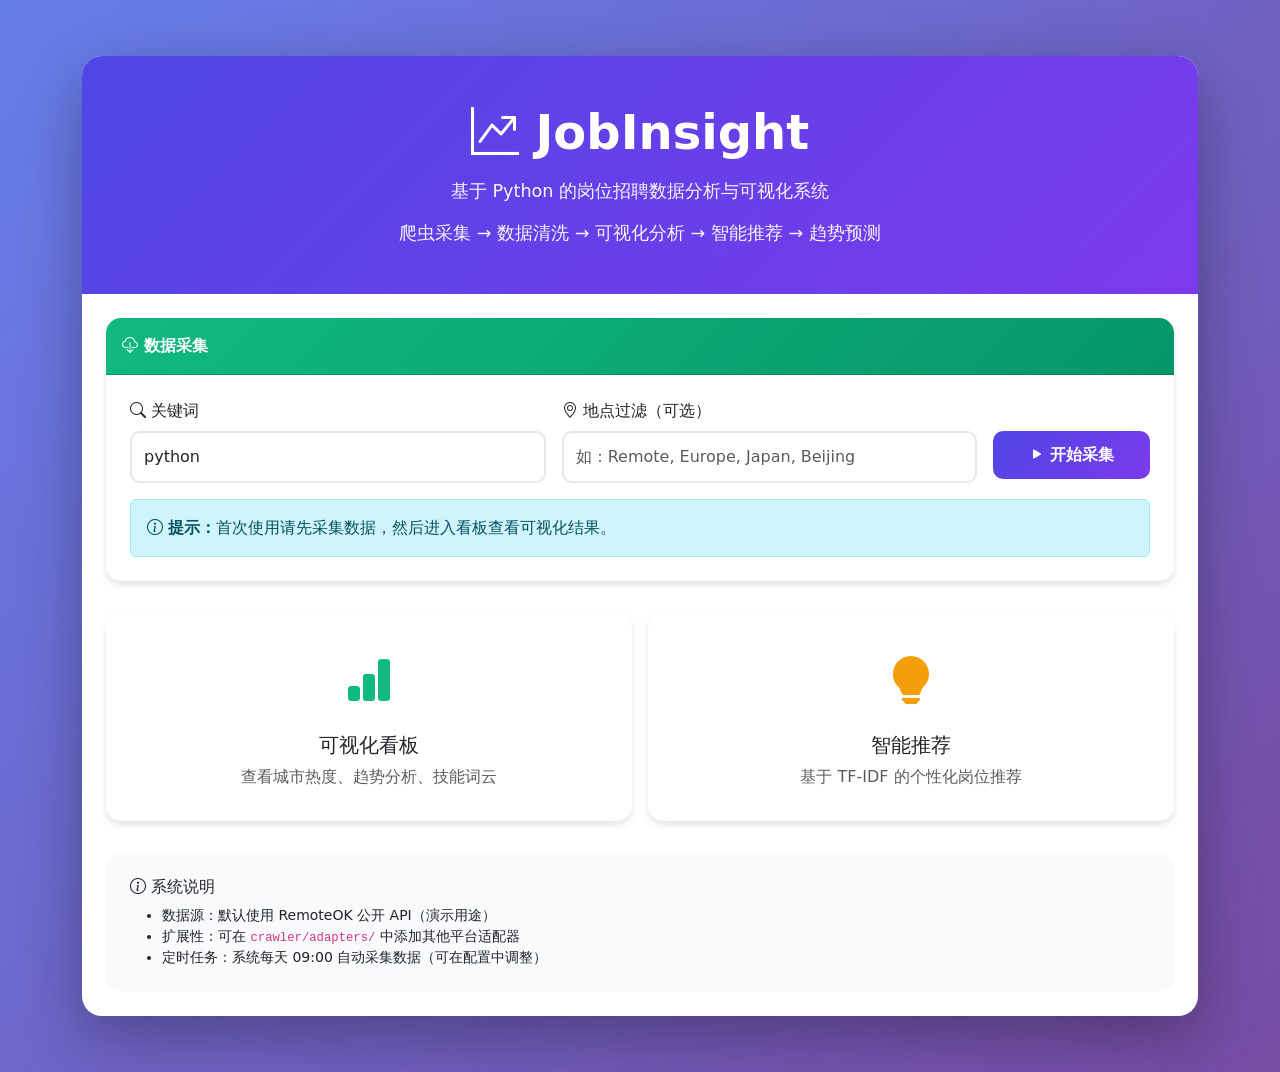
<file: jobinsight/webapp/templates/index.html>
<!doctype html>
<html lang="zh-CN">
<head>
  <meta charset="utf-8"/>
  <meta name="viewport" content="width=device-width, initial-scale=1"/>
  <title>JobInsight - 招聘数据分析与可视化</title>
  <link href="https://cdn.jsdelivr.net/npm/bootstrap@5.3.3/dist/css/bootstrap.min.css" rel="stylesheet"/>
  <link rel="stylesheet" href="https://cdn.jsdelivr.net/npm/bootstrap-icons@1.11.0/font/bootstrap-icons.css">
  <style>
    :root {
      --primary-color: #4f46e5;
      --secondary-color: #10b981;
      --accent-color: #f59e0b;
    }
    body {
      background: linear-gradient(135deg, #667eea 0%, #764ba2 100%);
      min-height: 100vh;
    }
    .main-container {
      background: white;
      border-radius: 20px;
      box-shadow: 0 20px 60px rgba(0,0,0,0.3);
      margin-top: 2rem;
      margin-bottom: 2rem;
    }
    .header-section {
      background: linear-gradient(135deg, var(--primary-color) 0%, #7c3aed 100%);
      color: white;
      padding: 3rem 2rem;
      border-radius: 20px 20px 0 0;
      text-align: center;
    }
    .header-section h1 {
      font-size: 3rem;
      font-weight: 700;
      margin-bottom: 1rem;
    }
    .header-section p {
      font-size: 1.1rem;
      opacity: 0.95;
    }
    .feature-card {
      border: none;
      border-radius: 15px;
      box-shadow: 0 4px 6px rgba(0,0,0,0.1);
      transition: transform 0.3s, box-shadow 0.3s;
      margin-bottom: 1.5rem;
    }
    .feature-card:hover {
      transform: translateY(-5px);
      box-shadow: 0 8px 15px rgba(0,0,0,0.2);
    }
    .feature-card .card-header {
      background: linear-gradient(135deg, var(--secondary-color) 0%, #059669 100%);
      color: white;
      border-radius: 15px 15px 0 0;
      padding: 1rem;
      font-weight: 600;
    }
    .btn-primary {
      background: linear-gradient(135deg, var(--primary-color) 0%, #7c3aed 100%);
      border: none;
      border-radius: 10px;
      padding: 0.75rem 1.5rem;
      font-weight: 600;
      transition: transform 0.2s;
    }
    .btn-primary:hover {
      transform: scale(1.05);
    }
    .btn-success {
      background: linear-gradient(135deg, var(--secondary-color) 0%, #059669 100%);
      border: none;
      border-radius: 10px;
      padding: 0.75rem 1.5rem;
      font-weight: 600;
    }
    .btn-warning {
      background: linear-gradient(135deg, var(--accent-color) 0%, #d97706 100%);
      border: none;
      border-radius: 10px;
      padding: 0.75rem 1.5rem;
      font-weight: 600;
      color: white;
    }
    .quick-actions {
      display: grid;
      grid-template-columns: repeat(auto-fit, minmax(250px, 1fr));
      gap: 1rem;
      margin-top: 2rem;
    }
    .action-card {
      background: white;
      border-radius: 15px;
      padding: 2rem;
      text-align: center;
      box-shadow: 0 4px 6px rgba(0,0,0,0.1);
      transition: all 0.3s;
      text-decoration: none;
      color: inherit;
      display: block;
    }
    .action-card:hover {
      transform: translateY(-5px);
      box-shadow: 0 8px 15px rgba(0,0,0,0.2);
      color: inherit;
    }
    .action-card i {
      font-size: 3rem;
      margin-bottom: 1rem;
      display: block;
    }
    .action-card.dashboard i { color: var(--secondary-color); }
    .action-card.recommend i { color: var(--accent-color); }
    .form-control, .form-select {
      border-radius: 10px;
      border: 2px solid #e5e7eb;
      padding: 0.75rem;
    }
    .form-control:focus, .form-select:focus {
      border-color: var(--primary-color);
      box-shadow: 0 0 0 0.2rem rgba(79, 70, 229, 0.25);
    }
    .info-section {
      background: #f8fafc;
      border-radius: 15px;
      padding: 1.5rem;
      margin-top: 2rem;
    }
  </style>
</head>
<body>
<div class="container py-4">
  <div class="main-container">
    <!-- Header -->
    <div class="header-section">
      <h1><i class="bi bi-graph-up-arrow"></i> JobInsight</h1>
      <p>基于 Python 的岗位招聘数据分析与可视化系统</p>
      <p class="small mb-0">爬虫采集 → 数据清洗 → 可视化分析 → 智能推荐 → 趋势预测</p>
    </div>

    <div class="p-4">
      <!-- 数据采集卡片 -->
      <div class="feature-card card">
        <div class="card-header">
          <i class="bi bi-cloud-download"></i> 数据采集
        </div>
        <div class="card-body p-4">
          <form method="post" action="/crawl" id="crawlForm" class="row g-3">
            <div class="col-md-5">
              <label class="form-label"><i class="bi bi-search"></i> 关键词</label>
              <input name="keyword" class="form-control" 
                     placeholder="如：python, data, backend, frontend" 
                     value="python" required/>
            </div>
            <div class="col-md-5">
              <label class="form-label"><i class="bi bi-geo-alt"></i> 地点过滤（可选）</label>
              <input name="city" class="form-control" 
                     placeholder="如：Remote, Europe, Japan, Beijing"/>
            </div>
            <div class="col-md-2">
              <label class="form-label">&nbsp;</label>
              <button class="btn btn-primary w-100" type="submit">
                <i class="bi bi-play-fill"></i> 开始采集
              </button>
            </div>
          </form>
          <div class="alert alert-info mt-3 mb-0">
            <i class="bi bi-info-circle"></i> 
            <strong>提示：</strong>首次使用请先采集数据，然后进入看板查看可视化结果。
          </div>
        </div>
      </div>

      <!-- 快速操作 -->
      <div class="quick-actions">
        <a href="/dashboard" class="action-card dashboard">
          <i class="bi bi-bar-chart-fill"></i>
          <h5>可视化看板</h5>
          <p class="text-muted mb-0">查看城市热度、趋势分析、技能词云</p>
        </a>
        <a href="/recommend" class="action-card recommend">
          <i class="bi bi-lightbulb-fill"></i>
          <h5>智能推荐</h5>
          <p class="text-muted mb-0">基于 TF-IDF 的个性化岗位推荐</p>
        </a>
      </div>

      <!-- 信息说明 -->
      <div class="info-section">
        <h6><i class="bi bi-info-circle"></i> 系统说明</h6>
        <ul class="mb-0 small">
          <li>数据源：默认使用 RemoteOK 公开 API（演示用途）</li>
          <li>扩展性：可在 <code>crawler/adapters/</code> 中添加其他平台适配器</li>
          <li>定时任务：系统每天 09:00 自动采集数据（可在配置中调整）</li>
        </ul>
      </div>
    </div>
  </div>
</div>

<script src="https://cdn.jsdelivr.net/npm/bootstrap@5.3.3/dist/js/bootstrap.bundle.min.js"></script>
<script>
  // 创建提示框容器
  function createAlertContainer() {
    let container = document.getElementById('alertContainer');
    if (!container) {
      container = document.createElement('div');
      container.id = 'alertContainer';
      container.style.position = 'fixed';
      container.style.top = '20px';
      container.style.right = '20px';
      container.style.zIndex = '9999';
      container.style.minWidth = '400px';
      container.style.maxWidth = '600px';
      document.body.appendChild(container);
    }
    return container;
  }

  // 显示成功提示
  function showSuccessAlert(data) {
    const container = createAlertContainer();
    const alert = document.createElement('div');
    alert.className = 'crawl-success-alert';
    alert.setAttribute('data-alert-id', Date.now().toString());
    
    const result = data.data;
    const cityStats = result.city_stats || {};
    const topCities = Object.entries(cityStats).slice(0, 5);
    
    // 计算最大城市数量用于进度条
    const maxCityCount = topCities.length > 0 ? Math.max(...topCities.map(([_, count]) => count)) : 1;
    
    let cityListHtml = '';
    if (topCities.length > 0) {
      cityListHtml = '<div class="city-stats mt-3"><div class="city-stats-title"><i class="bi bi-geo-alt-fill"></i> 城市分布</div>';
      topCities.forEach(([city, count]) => {
        const percentage = (count / maxCityCount) * 100;
        cityListHtml += `
          <div class="city-item">
            <div class="city-name">${city}</div>
            <div class="city-bar-container">
              <div class="city-bar" style="width: ${percentage}%"></div>
            </div>
            <div class="city-count">${count}</div>
          </div>
        `;
      });
      cityListHtml += '</div>';
    }
    
    alert.innerHTML = `
      <div class="alert-content">
        <div class="alert-header">
          <div class="alert-icon success-icon">
            <i class="bi bi-check-circle-fill"></i>
          </div>
          <div class="alert-title-section">
            <h5 class="alert-title">采集成功！</h5>
            <div class="alert-subtitle">数据已保存到数据库</div>
          </div>
          <button type="button" class="btn-close-custom" aria-label="关闭">
            <i class="bi bi-x-lg"></i>
          </button>
        </div>
        
        <div class="alert-body">
          <div class="stats-grid">
            <div class="stat-item">
              <div class="stat-icon"><i class="bi bi-database-fill"></i></div>
              <div class="stat-content">
                <div class="stat-label">采集数量</div>
                <div class="stat-value">${result.count}</div>
                <div class="stat-unit">条岗位</div>
              </div>
            </div>
            <div class="stat-item">
              <div class="stat-icon"><i class="bi bi-search"></i></div>
              <div class="stat-content">
                <div class="stat-label">关键词</div>
                <div class="stat-value">${result.keyword}</div>
              </div>
            </div>
            ${result.city ? `
            <div class="stat-item">
              <div class="stat-icon"><i class="bi bi-geo-alt"></i></div>
              <div class="stat-content">
                <div class="stat-label">城市过滤</div>
                <div class="stat-value">${result.city}</div>
              </div>
            </div>
            ` : ''}
            <div class="stat-item">
              <div class="stat-icon"><i class="bi bi-clock-fill"></i></div>
              <div class="stat-content">
                <div class="stat-label">总耗时</div>
                <div class="stat-value">${result.duration.total}</div>
                <div class="stat-unit">秒</div>
              </div>
            </div>
          </div>
          
          ${cityListHtml}
          
          <div class="duration-details">
            <div class="duration-item">
              <span class="duration-label">获取</span>
              <span class="duration-value">${result.duration.fetch}s</span>
            </div>
            <div class="duration-separator">•</div>
            <div class="duration-item">
              <span class="duration-label">解析</span>
              <span class="duration-value">${result.duration.parse}s</span>
            </div>
            <div class="duration-separator">•</div>
            <div class="duration-item">
              <span class="duration-label">保存</span>
              <span class="duration-value">${result.duration.save}s</span>
            </div>
          </div>
        </div>
        
        <div class="alert-progress">
          <div class="progress-bar" id="progress-${alert.getAttribute('data-alert-id')}"></div>
        </div>
      </div>
    `;
    
    container.appendChild(alert);
    
    // 关闭按钮事件
    const closeBtn = alert.querySelector('.btn-close-custom');
    closeBtn.addEventListener('click', () => {
      closeAlert(alert);
    });
    
    // 自动关闭逻辑（支持鼠标悬停暂停）
    let autoCloseTimer = null;
    let remainingTime = 10000; // 10秒
    const progressBar = alert.querySelector('.progress-bar');
    let startTime = Date.now();
    let isHovering = false;
    
    function updateProgress() {
      if (!isHovering && alert.parentNode) {
        const elapsed = Date.now() - startTime;
        const progress = Math.min(100, (elapsed / 10000) * 100);
        progressBar.style.width = `${100 - progress}%`;
        
        if (progress >= 100) {
          closeAlert(alert);
          return;
        }
      }
      requestAnimationFrame(updateProgress);
    }
    
    // 鼠标悬停事件
    alert.addEventListener('mouseenter', () => {
      isHovering = true;
      const elapsed = Date.now() - startTime;
      remainingTime = 10000 - elapsed;
      progressBar.style.transition = 'none';
      alert.classList.add('alert-hover');
    });
    
    alert.addEventListener('mouseleave', () => {
      isHovering = false;
      startTime = Date.now();
      progressBar.style.transition = 'width 0.1s linear';
      alert.classList.remove('alert-hover');
    });
    
    // 开始进度条动画
    updateProgress();
  }

  // 关闭提示框的通用函数
  function closeAlert(alert) {
    if (alert && alert.parentNode) {
      alert.classList.add('alert-closing');
      setTimeout(() => {
        if (alert.parentNode) {
          alert.remove();
        }
      }, 300);
    }
  }

  // 显示失败提示
  function showErrorAlert(message) {
    const container = createAlertContainer();
    const alert = document.createElement('div');
    alert.className = 'crawl-error-alert';
    alert.setAttribute('data-alert-id', Date.now().toString());
    
    alert.innerHTML = `
      <div class="alert-content">
        <div class="alert-header">
          <div class="alert-icon error-icon">
            <i class="bi bi-x-circle-fill"></i>
          </div>
          <div class="alert-title-section">
            <h5 class="alert-title">采集失败</h5>
            <div class="alert-subtitle">请检查网络连接或稍后重试</div>
          </div>
          <button type="button" class="btn-close-custom" aria-label="关闭">
            <i class="bi bi-x-lg"></i>
          </button>
        </div>
        <div class="alert-body">
          <div class="error-message">
            <i class="bi bi-exclamation-triangle"></i>
            <span>${message}</span>
          </div>
        </div>
        <div class="alert-progress">
          <div class="progress-bar error-progress" id="progress-${alert.getAttribute('data-alert-id')}"></div>
        </div>
      </div>
    `;
    
    container.appendChild(alert);
    
    // 关闭按钮事件
    const closeBtn = alert.querySelector('.btn-close-custom');
    closeBtn.addEventListener('click', () => {
      closeAlert(alert);
    });
    
    // 自动关闭逻辑（支持鼠标悬停暂停）
    let remainingTime = 6000; // 6秒
    const progressBar = alert.querySelector('.progress-bar');
    let startTime = Date.now();
    let isHovering = false;
    
    function updateProgress() {
      if (!isHovering && alert.parentNode) {
        const elapsed = Date.now() - startTime;
        const progress = Math.min(100, (elapsed / 6000) * 100);
        progressBar.style.width = `${100 - progress}%`;
        
        if (progress >= 100) {
          closeAlert(alert);
          return;
        }
      }
      requestAnimationFrame(updateProgress);
    }
    
    // 鼠标悬停事件
    alert.addEventListener('mouseenter', () => {
      isHovering = true;
      const elapsed = Date.now() - startTime;
      remainingTime = 6000 - elapsed;
      progressBar.style.transition = 'none';
      alert.classList.add('alert-hover');
    });
    
    alert.addEventListener('mouseleave', () => {
      isHovering = false;
      startTime = Date.now();
      progressBar.style.transition = 'width 0.1s linear';
      alert.classList.remove('alert-hover');
    });
    
    // 开始进度条动画
    updateProgress();
  }

  // 表单提交处理
  document.getElementById('crawlForm').addEventListener('submit', function(e) {
    e.preventDefault();
    
    const form = this;
    const btn = form.querySelector('button[type="submit"]');
    const originalText = btn.innerHTML;
    const formData = new FormData(form);
    
    // 显示加载状态
    btn.innerHTML = '<span class="spinner-border spinner-border-sm me-2"></span>采集中...';
    btn.disabled = true;
    
    // 发送请求
    fetch('/crawl', {
      method: 'POST',
      body: formData
    })
    .then(response => response.json())
    .then(data => {
      btn.innerHTML = originalText;
      btn.disabled = false;
      
      if (data.success) {
        showSuccessAlert(data);
      } else {
        showErrorAlert(data.message || '采集失败，请稍后重试');
      }
    })
    .catch(error => {
      btn.innerHTML = originalText;
      btn.disabled = false;
      showErrorAlert('网络错误: ' + error.message);
    });
  });

  // 添加动画样式
  const style = document.createElement('style');
  style.textContent = `
    @keyframes slideInRight {
      from {
        transform: translateX(120%);
        opacity: 0;
      }
      to {
        transform: translateX(0);
        opacity: 1;
      }
    }
    
    @keyframes slideOutRight {
      from {
        transform: translateX(0);
        opacity: 1;
      }
      to {
        transform: translateX(120%);
        opacity: 0;
      }
    }
    
    @keyframes pulse {
      0%, 100% {
        transform: scale(1);
      }
      50% {
        transform: scale(1.05);
      }
    }
    
    .crawl-success-alert,
    .crawl-error-alert {
      background: white;
      border-radius: 16px;
      box-shadow: 0 10px 40px rgba(0, 0, 0, 0.15), 0 0 0 1px rgba(0, 0, 0, 0.05);
      margin-bottom: 1rem;
      animation: slideInRight 0.4s cubic-bezier(0.68, -0.55, 0.265, 1.55);
      overflow: hidden;
      transition: all 0.3s ease;
      cursor: default;
      position: relative;
    }
    
    .crawl-success-alert.alert-hover {
      box-shadow: 0 15px 50px rgba(0, 0, 0, 0.2), 0 0 0 1px rgba(0, 0, 0, 0.05);
      transform: translateY(-2px);
    }
    
    .crawl-error-alert.alert-hover {
      box-shadow: 0 15px 50px rgba(239, 68, 68, 0.2), 0 0 0 1px rgba(239, 68, 68, 0.1);
      transform: translateY(-2px);
    }
    
    .crawl-success-alert.alert-closing,
    .crawl-error-alert.alert-closing {
      animation: slideOutRight 0.3s ease-in forwards;
    }
    
    .alert-content {
      padding: 0;
    }
    
    .alert-header {
      display: flex;
      align-items: center;
      padding: 1.25rem 1.5rem;
      background: linear-gradient(135deg, #10b981 0%, #059669 100%);
      color: white;
      position: relative;
    }
    
    .crawl-error-alert .alert-header {
      background: linear-gradient(135deg, #ef4444 0%, #dc2626 100%);
    }
    
    .alert-icon {
      width: 48px;
      height: 48px;
      border-radius: 12px;
      display: flex;
      align-items: center;
      justify-content: center;
      margin-right: 1rem;
      font-size: 1.75rem;
      background: rgba(255, 255, 255, 0.2);
      backdrop-filter: blur(10px);
      animation: pulse 2s ease-in-out infinite;
    }
    
    .alert-title-section {
      flex: 1;
    }
    
    .alert-title {
      margin: 0;
      font-size: 1.25rem;
      font-weight: 600;
      line-height: 1.2;
    }
    
    .alert-subtitle {
      font-size: 0.875rem;
      opacity: 0.9;
      margin-top: 0.25rem;
    }
    
    .btn-close-custom {
      background: rgba(255, 255, 255, 0.2);
      border: none;
      border-radius: 8px;
      width: 32px;
      height: 32px;
      display: flex;
      align-items: center;
      justify-content: center;
      color: white;
      cursor: pointer;
      transition: all 0.2s;
      padding: 0;
    }
    
    .btn-close-custom:hover {
      background: rgba(255, 255, 255, 0.3);
      transform: rotate(90deg);
    }
    
    .alert-body {
      padding: 1.5rem;
    }
    
    .stats-grid {
      display: grid;
      grid-template-columns: repeat(auto-fit, minmax(140px, 1fr));
      gap: 1rem;
      margin-bottom: 1rem;
    }
    
    .stat-item {
      display: flex;
      align-items: center;
      gap: 0.75rem;
      padding: 0.75rem;
      background: #f8fafc;
      border-radius: 10px;
      transition: all 0.2s;
    }
    
    .stat-item:hover {
      background: #f1f5f9;
      transform: translateY(-2px);
    }
    
    .stat-icon {
      width: 40px;
      height: 40px;
      border-radius: 10px;
      display: flex;
      align-items: center;
      justify-content: center;
      font-size: 1.25rem;
      background: linear-gradient(135deg, #4f46e5 0%, #7c3aed 100%);
      color: white;
    }
    
    .stat-content {
      flex: 1;
    }
    
    .stat-label {
      font-size: 0.75rem;
      color: #64748b;
      margin-bottom: 0.25rem;
    }
    
    .stat-value {
      font-size: 1.25rem;
      font-weight: 600;
      color: #1e293b;
      line-height: 1.2;
    }
    
    .stat-unit {
      font-size: 0.75rem;
      color: #64748b;
    }
    
    .city-stats {
      margin-top: 1rem;
      padding-top: 1rem;
      border-top: 1px solid #e2e8f0;
    }
    
    .city-stats-title {
      font-weight: 600;
      color: #475569;
      margin-bottom: 0.75rem;
      display: flex;
      align-items: center;
      gap: 0.5rem;
    }
    
    .city-item {
      display: grid;
      grid-template-columns: 120px 1fr 50px;
      align-items: center;
      gap: 0.75rem;
      margin-bottom: 0.5rem;
    }
    
    .city-name {
      font-size: 0.875rem;
      color: #475569;
      font-weight: 500;
      overflow: hidden;
      text-overflow: ellipsis;
      white-space: nowrap;
    }
    
    .city-bar-container {
      height: 8px;
      background: #e2e8f0;
      border-radius: 4px;
      overflow: hidden;
    }
    
    .city-bar {
      height: 100%;
      background: linear-gradient(90deg, #10b981 0%, #059669 100%);
      border-radius: 4px;
      transition: width 0.3s ease;
    }
    
    .city-count {
      font-size: 0.875rem;
      font-weight: 600;
      color: #10b981;
      text-align: right;
    }
    
    .duration-details {
      display: flex;
      align-items: center;
      justify-content: center;
      gap: 1rem;
      margin-top: 1rem;
      padding-top: 1rem;
      border-top: 1px solid #e2e8f0;
      font-size: 0.875rem;
      color: #64748b;
    }
    
    .duration-item {
      display: flex;
      flex-direction: column;
      align-items: center;
      gap: 0.25rem;
    }
    
    .duration-label {
      font-size: 0.75rem;
    }
    
    .duration-value {
      font-weight: 600;
      color: #475569;
    }
    
    .duration-separator {
      color: #cbd5e1;
    }
    
    .error-message {
      display: flex;
      align-items: center;
      gap: 0.75rem;
      padding: 1rem;
      background: #fef2f2;
      border-radius: 10px;
      border-left: 4px solid #ef4444;
      color: #991b1b;
    }
    
    .error-message i {
      font-size: 1.25rem;
    }
    
    .alert-progress {
      height: 4px;
      background: #e2e8f0;
      overflow: hidden;
    }
    
    .progress-bar {
      height: 100%;
      background: linear-gradient(90deg, #10b981 0%, #059669 100%);
      width: 100%;
      transition: width 0.1s linear;
    }
    
    .error-progress {
      background: linear-gradient(90deg, #ef4444 0%, #dc2626 100%);
    }
    
    @media (max-width: 768px) {
      #alertContainer {
        min-width: 90%;
        max-width: 90%;
        right: 5%;
      }
      
      .stats-grid {
        grid-template-columns: 1fr;
      }
      
      .city-item {
        grid-template-columns: 100px 1fr 40px;
      }
    }
  `;
  document.head.appendChild(style);
</script>
</body>
</html>
</file>
